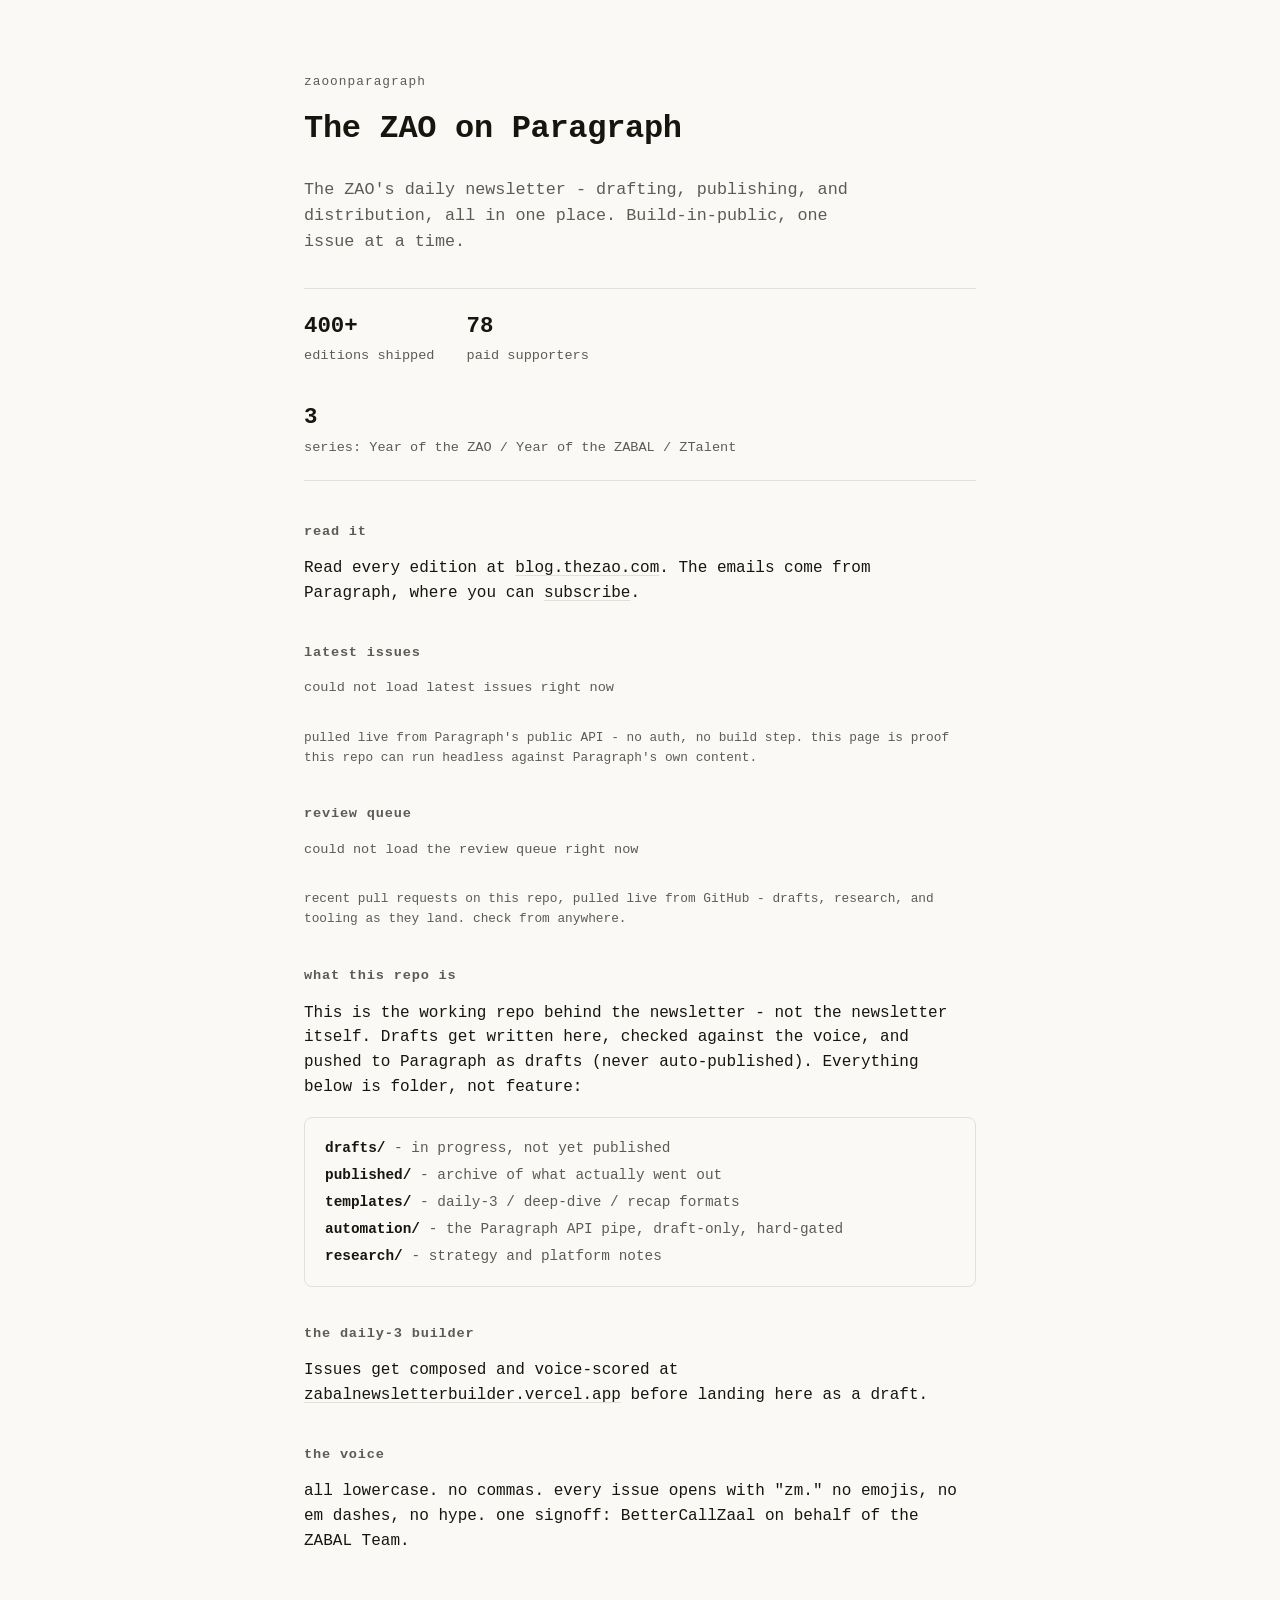
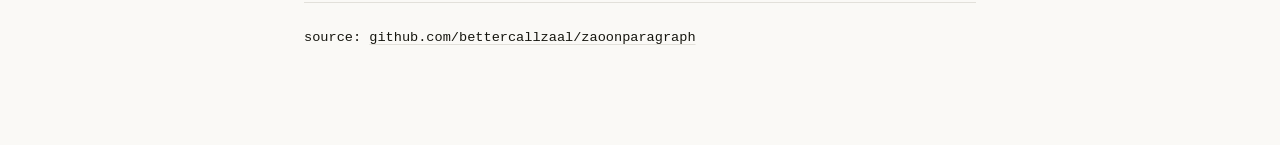
<file: index.html>
<!doctype html>
<html lang="en">
<head>
<meta charset="utf-8">
<meta name="viewport" content="width=device-width, initial-scale=1">
<title>The ZAO on Paragraph</title>
<meta name="description" content="The ZAO newsletter on Paragraph - drafting, publishing, and distribution. 400+ editions of daily build-in-public.">
<link rel="icon" href="data:image/svg+xml,%3Csvg xmlns='http://www.w3.org/2000/svg' viewBox='0 0 64 64'%3E%3Crect width='64' height='64' rx='10' fill='%2316160f'/%3E%3Ctext x='32' y='44' font-family='ui-monospace,Menlo,monospace' font-size='34' font-weight='700' fill='%23faf9f6' text-anchor='middle'%3EZ%3C/text%3E%3C/svg%3E">

<meta property="og:type" content="website">
<meta property="og:url" content="https://zaoonparagraph.vercel.app/">
<meta property="og:title" content="The ZAO on Paragraph">
<meta property="og:description" content="The ZAO's daily newsletter - drafting publishing and distribution. 400+ editions of daily build-in-public.">
<meta name="twitter:card" content="summary">
<meta name="twitter:title" content="The ZAO on Paragraph">
<meta name="twitter:description" content="The ZAO's daily newsletter - drafting publishing and distribution. 400+ editions of daily build-in-public.">
<style>
  :root {
    color-scheme: light dark;
    --bg: #0b0b0c;
    --fg: #f2f2f0;
    --muted: #9a9a95;
    --line: #262625;
    --accent: #f2f2f0;
  }
  @media (prefers-color-scheme: light) {
    :root { --bg: #faf9f6; --fg: #16160f; --muted: #5c5c56; --line: #e2e0da; --accent: #16160f; }
  }
  * { box-sizing: border-box; }
  body {
    margin: 0;
    background: var(--bg);
    color: var(--fg);
    font-family: ui-monospace, "SF Mono", Menlo, Consolas, monospace;
    line-height: 1.55;
  }
  main {
    max-width: 720px;
    margin: 0 auto;
    padding: 4.5rem 1.5rem 5rem;
  }
  .kicker {
    color: var(--muted);
    letter-spacing: 0.08em;
    text-transform: lowercase;
    font-size: 0.8rem;
    margin: 0 0 0.75rem;
  }
  h1 {
    font-size: 2rem;
    margin: 0 0 1.5rem;
    letter-spacing: -0.01em;
  }
  p { color: var(--fg); margin: 0 0 1.1rem; }
  .lede { color: var(--muted); font-size: 1.05rem; max-width: 56ch; }
  .stats {
    display: flex;
    gap: 2rem;
    flex-wrap: wrap;
    margin: 2rem 0 2.5rem;
    padding: 1.25rem 0;
    border-top: 1px solid var(--line);
    border-bottom: 1px solid var(--line);
  }
  .stat b { display: block; font-size: 1.4rem; }
  .stat span { color: var(--muted); font-size: 0.85rem; }
  a { color: var(--accent); text-decoration-color: var(--line); text-underline-offset: 3px; }
  a:hover { text-decoration-color: var(--accent); }
  section { margin: 2.25rem 0; }
  h2 {
    font-size: 0.85rem;
    text-transform: lowercase;
    letter-spacing: 0.06em;
    color: var(--muted);
    margin: 0 0 0.9rem;
    font-weight: 600;
  }
  .tree {
    border: 1px solid var(--line);
    border-radius: 8px;
    padding: 1rem 1.25rem;
    font-size: 0.9rem;
  }
  .tree div { padding: 0.15rem 0; }
  .tree b { color: var(--fg); }
  .tree span { color: var(--muted); }
  .links { display: flex; flex-direction: column; gap: 0.4rem; }
  footer {
    margin-top: 3rem;
    padding-top: 1.5rem;
    border-top: 1px solid var(--line);
    color: var(--muted);
    font-size: 0.85rem;
  }
</style>
</head>
<body>
<main>
  <p class="kicker">zaoonparagraph</p>
  <h1>The ZAO on Paragraph</h1>
  <p class="lede">The ZAO's daily newsletter - drafting, publishing, and distribution, all in one place. Build-in-public, one issue at a time.</p>

  <div class="stats">
    <div class="stat"><b>400+</b><span>editions shipped</span></div>
    <div class="stat"><b>78</b><span>paid supporters</span></div>
    <div class="stat"><b>3</b><span>series: Year of the ZAO / Year of the ZABAL / ZTalent</span></div>
  </div>

  <section>
    <h2>read it</h2>
    <p>Read every edition at <a href="https://blog.thezao.com/editions">blog.thezao.com</a>. The emails come from Paragraph, where you can <a href="https://paragraph.com/@thezao/subscribe">subscribe</a>.</p>
  </section>

  <section>
    <h2>latest issues</h2>
    <p id="latest-issues-status" style="color: var(--muted); font-size: 0.85rem;">loading...</p>
    <div id="latest-issues" class="links"></div>
    <p style="color: var(--muted); font-size: 0.8rem; margin-top: 0.75rem;">pulled live from Paragraph's public API - no auth, no build step. this page is proof this repo can run headless against Paragraph's own content.</p>
  </section>

  <section>
    <h2>review queue</h2>
    <p id="review-queue-status" style="color: var(--muted); font-size: 0.85rem;">loading...</p>
    <div id="review-queue" class="links"></div>
    <p style="color: var(--muted); font-size: 0.8rem; margin-top: 0.75rem;">recent pull requests on this repo, pulled live from GitHub - drafts, research, and tooling as they land. check from anywhere.</p>
  </section>

  <section>
    <h2>what this repo is</h2>
    <p>This is the working repo behind the newsletter - not the newsletter itself. Drafts get written here, checked against the voice, and pushed to Paragraph as drafts (never auto-published). Everything below is folder, not feature:</p>
    <div class="tree">
      <div><b>drafts/</b> <span>- in progress, not yet published</span></div>
      <div><b>published/</b> <span>- archive of what actually went out</span></div>
      <div><b>templates/</b> <span>- daily-3 / deep-dive / recap formats</span></div>
      <div><b>automation/</b> <span>- the Paragraph API pipe, draft-only, hard-gated</span></div>
      <div><b>research/</b> <span>- strategy and platform notes</span></div>
    </div>
  </section>

  <section>
    <h2>the daily-3 builder</h2>
    <p>Issues get composed and voice-scored at <a href="https://zabalnewsletterbuilder.vercel.app">zabalnewsletterbuilder.vercel.app</a> before landing here as a draft.</p>
  </section>

  <section>
    <h2>the voice</h2>
    <p>all lowercase. no commas. every issue opens with "zm." no emojis, no em dashes, no hype. one signoff: BetterCallZaal on behalf of the ZABAL Team.</p>
  </section>

  <footer>
    <p>source: <a href="https://github.com/bettercallzaal/zaoonparagraph">github.com/bettercallzaal/zaoonparagraph</a></p>
  </footer>
</main>
<script>
(async function () {
  var statusEl = document.getElementById('latest-issues-status');
  var listEl = document.getElementById('latest-issues');
  var PUBLICATION_ID = 'DB7iU1HMVzTT9bI4ec6X';
  try {
    var res = await fetch('https://public.api.paragraph.com/api/v1/publications/' + PUBLICATION_ID + '/posts?limit=3');
    if (!res.ok) throw new Error('status ' + res.status);
    var data = await res.json();
    var items = (data && data.items) || [];
    if (items.length === 0) {
      statusEl.textContent = 'no issues found';
      return;
    }
    statusEl.remove();
    items.forEach(function (post) {
      var row = document.createElement('div');
      var link = document.createElement('a');
      link.href = 'https://blog.thezao.com/' + post.slug;
      link.textContent = post.title;
      row.appendChild(link);
      listEl.appendChild(row);
    });
  } catch (err) {
    statusEl.textContent = 'could not load latest issues right now';
  }
})();

(async function () {
  var statusEl = document.getElementById('review-queue-status');
  var listEl = document.getElementById('review-queue');
  try {
    var res = await fetch('https://api.github.com/repos/bettercallzaal/zaoonparagraph/pulls?state=all&per_page=8');
    if (!res.ok) throw new Error('status ' + res.status);
    var prs = await res.json();
    if (!Array.isArray(prs) || prs.length === 0) {
      statusEl.textContent = 'no pull requests found';
      return;
    }
    statusEl.remove();
    prs.forEach(function (pr) {
      var row = document.createElement('div');
      var link = document.createElement('a');
      link.href = pr.html_url;
      var tag = pr.merged_at ? '[merged] ' : (pr.state === 'open' ? '[open] ' : '[closed] ');
      link.textContent = tag + '#' + pr.number + ' - ' + pr.title;
      row.appendChild(link);
      listEl.appendChild(row);
    });
  } catch (err) {
    statusEl.textContent = 'could not load the review queue right now';
  }
})();
</script>
</body>
</html>
</file>
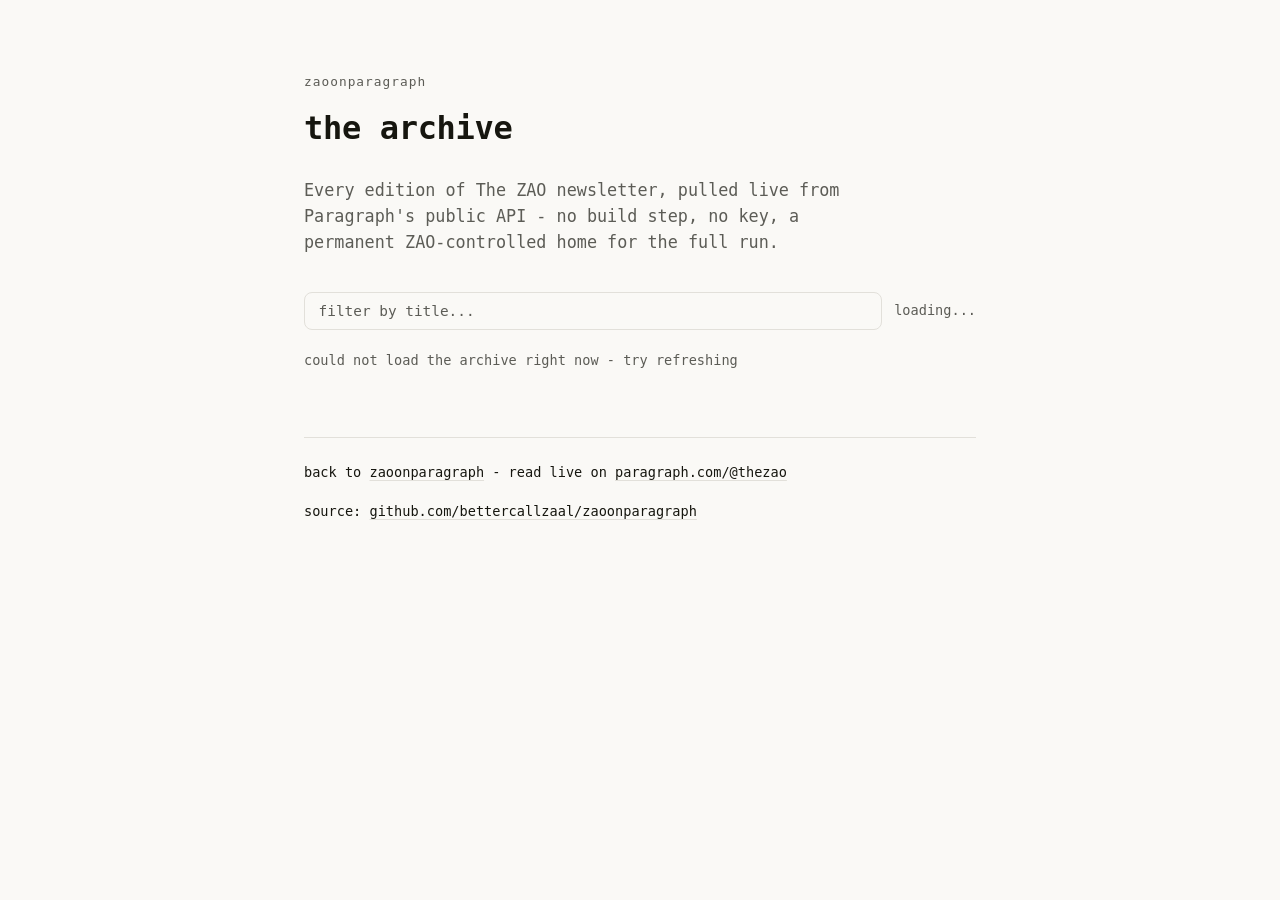
<file: archive.html>
<!doctype html>
<html lang="en">
<head>
<meta charset="utf-8">
<meta name="viewport" content="width=device-width, initial-scale=1">
<title>Archive - The ZAO on Paragraph</title>
<meta name="description" content="Full archive of The ZAO newsletter, paginated live from Paragraph's public API. A ZAO-controlled home for every edition.">
<link rel="icon" href="data:image/svg+xml,%3Csvg xmlns='http://www.w3.org/2000/svg' viewBox='0 0 64 64'%3E%3Crect width='64' height='64' rx='10' fill='%2316160f'/%3E%3Ctext x='32' y='44' font-family='ui-monospace,Menlo,monospace' font-size='34' font-weight='700' fill='%23faf9f6' text-anchor='middle'%3EZ%3C/text%3E%3C/svg%3E">

<meta property="og:type" content="website">
<meta property="og:url" content="https://zaoonparagraph.vercel.app/archive.html">
<meta property="og:title" content="Archive - The ZAO on Paragraph">
<meta property="og:description" content="Every edition of The ZAO newsletter, paginated live from Paragraph's public API.">
<meta name="twitter:card" content="summary">
<meta name="twitter:title" content="Archive - The ZAO on Paragraph">
<meta name="twitter:description" content="Every edition of The ZAO newsletter, paginated live from Paragraph's public API.">
<style>
  :root {
    color-scheme: light dark;
    --bg: #0b0b0c;
    --fg: #f2f2f0;
    --muted: #9a9a95;
    --line: #262625;
    --accent: #f2f2f0;
  }
  @media (prefers-color-scheme: light) {
    :root { --bg: #faf9f6; --fg: #16160f; --muted: #5c5c56; --line: #e2e0da; --accent: #16160f; }
  }
  * { box-sizing: border-box; }
  body {
    margin: 0;
    background: var(--bg);
    color: var(--fg);
    font-family: ui-monospace, "SF Mono", Menlo, Consolas, monospace;
    line-height: 1.55;
  }
  main {
    max-width: 720px;
    margin: 0 auto;
    padding: 4.5rem 1.5rem 5rem;
  }
  .kicker {
    color: var(--muted);
    letter-spacing: 0.08em;
    text-transform: lowercase;
    font-size: 0.8rem;
    margin: 0 0 0.75rem;
  }
  h1 {
    font-size: 2rem;
    margin: 0 0 1.5rem;
    letter-spacing: -0.01em;
  }
  p { color: var(--fg); margin: 0 0 1.1rem; }
  .lede { color: var(--muted); font-size: 1.05rem; max-width: 56ch; }
  a { color: var(--accent); text-decoration-color: var(--line); text-underline-offset: 3px; }
  a:hover { text-decoration-color: var(--accent); }
  section { margin: 2.25rem 0; }
  h2 {
    font-size: 0.85rem;
    text-transform: lowercase;
    letter-spacing: 0.06em;
    color: var(--muted);
    margin: 0 0 0.9rem;
    font-weight: 600;
  }
  .toolbar {
    display: flex;
    gap: 0.75rem;
    flex-wrap: wrap;
    align-items: center;
    margin-bottom: 1.25rem;
  }
  input[type="search"] {
    flex: 1 1 220px;
    min-width: 0;
    background: transparent;
    color: var(--fg);
    border: 1px solid var(--line);
    border-radius: 8px;
    padding: 0.65rem 0.85rem;
    font-family: inherit;
    font-size: 0.9rem;
  }
  input[type="search"]::placeholder { color: var(--muted); }
  .count { color: var(--muted); font-size: 0.85rem; white-space: nowrap; }
  .issues { display: flex; flex-direction: column; }
  .issue {
    display: flex;
    justify-content: space-between;
    gap: 1rem;
    padding: 0.85rem 0;
    border-bottom: 1px solid var(--line);
  }
  .issue a { flex: 1; }
  .issue time { color: var(--muted); font-size: 0.8rem; white-space: nowrap; }
  .load-more {
    display: block;
    width: 100%;
    margin-top: 1.5rem;
    padding: 0.85rem;
    background: transparent;
    color: var(--fg);
    border: 1px solid var(--line);
    border-radius: 8px;
    font-family: inherit;
    font-size: 0.9rem;
    cursor: pointer;
  }
  .load-more:hover { border-color: var(--accent); }
  .load-more:disabled { opacity: 0.5; cursor: default; }
  .status { color: var(--muted); font-size: 0.85rem; }
  footer {
    margin-top: 3rem;
    padding-top: 1.5rem;
    border-top: 1px solid var(--line);
    color: var(--muted);
    font-size: 0.85rem;
  }
</style>
</head>
<body>
<main>
  <p class="kicker">zaoonparagraph</p>
  <h1>the archive</h1>
  <p class="lede">Every edition of The ZAO newsletter, pulled live from Paragraph's public API - no build step, no key, a permanent ZAO-controlled home for the full run.</p>

  <section>
    <div class="toolbar">
      <input type="search" id="filter" placeholder="filter by title..." aria-label="filter issues by title">
      <span class="count" id="count">loading...</span>
    </div>
    <p class="status" id="status">loading issues...</p>
    <div class="issues" id="issues"></div>
    <button class="load-more" id="load-more" style="display:none">load more</button>
  </section>

  <footer>
    <p>back to <a href="index.html">zaoonparagraph</a> - read live on <a href="https://paragraph.com/@thezao">paragraph.com/@thezao</a></p>
    <p>source: <a href="https://github.com/bettercallzaal/zaoonparagraph">github.com/bettercallzaal/zaoonparagraph</a></p>
  </footer>
</main>
<script>
(function () {
  var PUBLICATION_ID = 'DB7iU1HMVzTT9bI4ec6X';
  var PAGE_SIZE = 20;
  var API = 'https://public.api.paragraph.com/api/v1/publications/' + PUBLICATION_ID + '/posts';

  var statusEl = document.getElementById('status');
  var countEl = document.getElementById('count');
  var issuesEl = document.getElementById('issues');
  var loadMoreBtn = document.getElementById('load-more');
  var filterEl = document.getElementById('filter');

  var allPosts = [];
  var cursor = null;
  var total = null;
  var loading = false;

  function render() {
    var query = filterEl.value.trim().toLowerCase();
    var visible = query
      ? allPosts.filter(function (p) { return p.title.toLowerCase().indexOf(query) !== -1; })
      : allPosts;

    issuesEl.innerHTML = '';
    visible.forEach(function (post) {
      var row = document.createElement('div');
      row.className = 'issue';
      var link = document.createElement('a');
      link.href = 'https://paragraph.com/@thezao/' + post.slug;
      link.textContent = post.title;
      var time = document.createElement('time');
      var ts = Number(post.publishedAt);
      time.textContent = isNaN(ts) ? '' : new Date(ts).toISOString().slice(0, 10);
      row.appendChild(link);
      row.appendChild(time);
      issuesEl.appendChild(row);
    });

    countEl.textContent = query
      ? visible.length + ' matching / ' + allPosts.length + ' loaded'
      : allPosts.length + ' loaded' + (total != null ? ' of ' + total : '');
  }

  function loadPage() {
    if (loading) return;
    loading = true;
    loadMoreBtn.disabled = true;
    loadMoreBtn.textContent = 'loading...';

    var url = API + '?limit=' + PAGE_SIZE + (cursor ? '&cursor=' + encodeURIComponent(cursor) : '');
    fetch(url)
      .then(function (res) {
        if (!res.ok) throw new Error('status ' + res.status);
        return res.json();
      })
      .then(function (data) {
        var items = (data && data.items) || [];
        allPosts = allPosts.concat(items);
        var pagination = data && data.pagination;
        cursor = pagination ? pagination.cursor : null;
        total = pagination ? pagination.total : null;
        var hasMore = pagination ? pagination.hasMore : false;

        if (statusEl) { statusEl.remove(); statusEl = null; }
        render();

        loadMoreBtn.style.display = hasMore ? 'block' : 'none';
        loadMoreBtn.disabled = false;
        loadMoreBtn.textContent = 'load more';

        if (allPosts.length === 0) {
          countEl.textContent = 'no issues found';
        }
      })
      .catch(function () {
        if (statusEl) statusEl.textContent = 'could not load the archive right now - try refreshing';
        else countEl.textContent = 'could not load more right now';
        loadMoreBtn.disabled = false;
        loadMoreBtn.textContent = 'load more';
      })
      .finally(function () {
        loading = false;
      });
  }

  loadMoreBtn.addEventListener('click', loadPage);
  filterEl.addEventListener('input', render);

  loadPage();
})();
</script>
</body>
</html>
</file>
